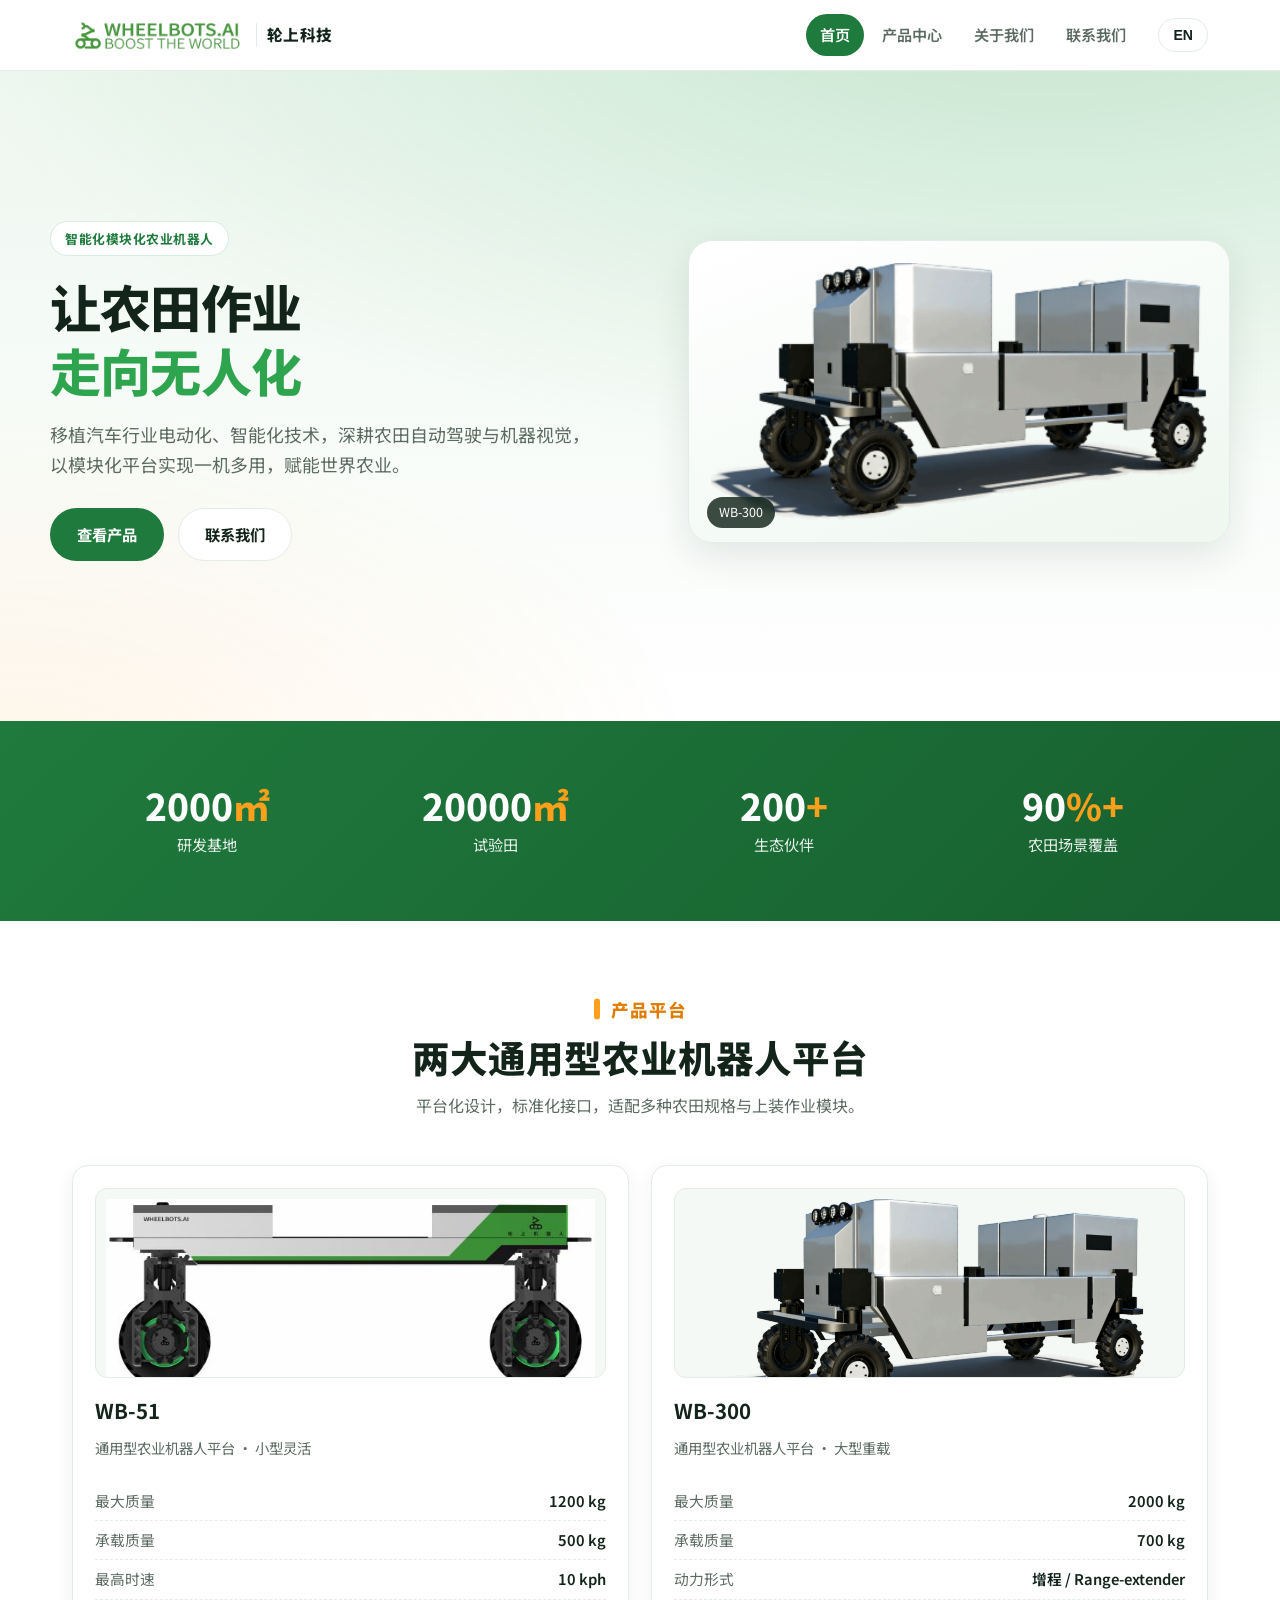
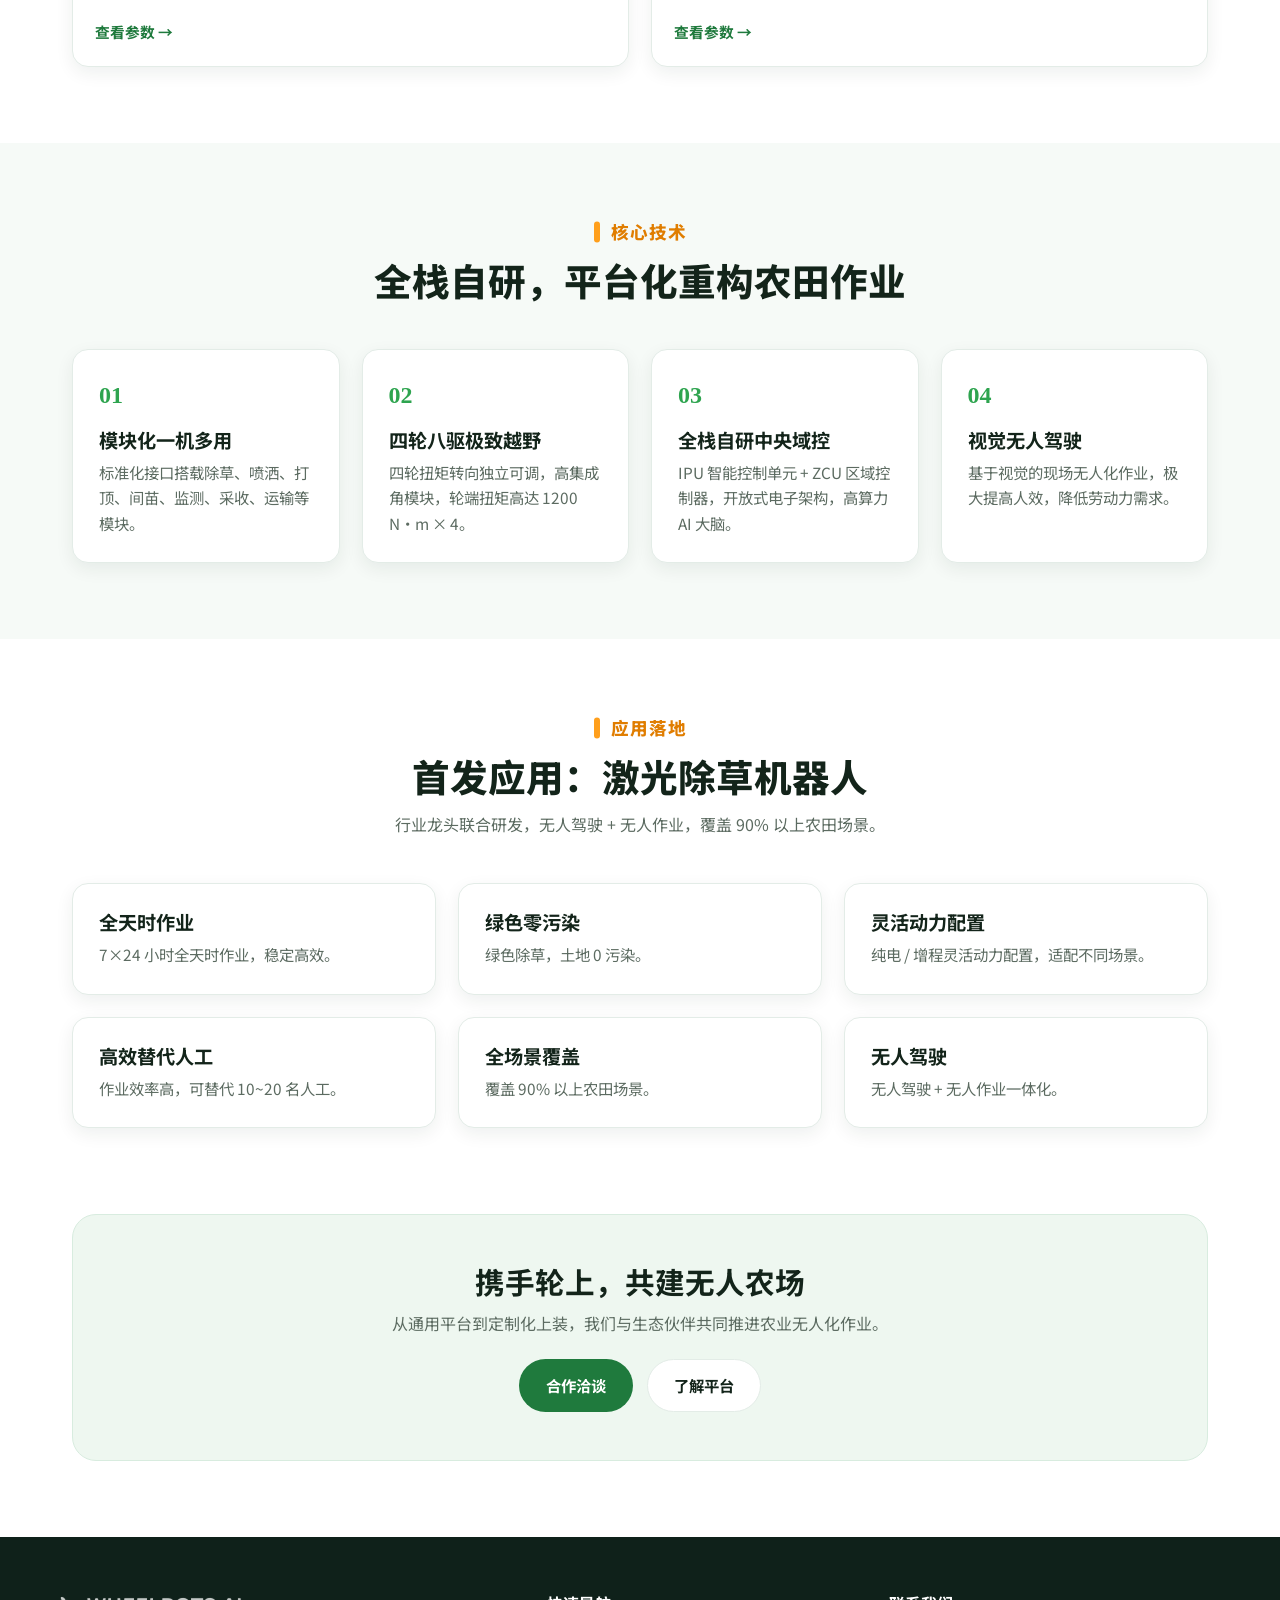
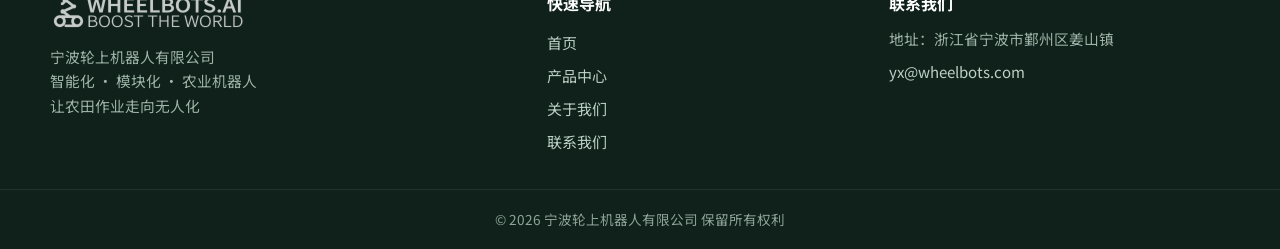
<file: index.html>
<!DOCTYPE html>
<html lang="zh-CN">
<head>
<meta charset="UTF-8">
<meta name="viewport" content="width=device-width, initial-scale=1">
<title>轮上科技 WHEELBOTS.AI — 智能化模块化农业机器人</title>
<meta name="description" content="宁波轮上机器人有限公司，智能化模块化农业机器人领军企业。以自动驾驶农业机器人平台，实现农田无人化作业。">
<link rel="icon" type="image/png" sizes="64x64" href="assets/img/favicon-64.png">
<link rel="icon" type="image/png" sizes="180x180" href="assets/img/favicon-180.png">
<link rel="apple-touch-icon" href="assets/img/apple-touch-icon.png">
<link rel="preconnect" href="https://fonts.googleapis.com">
<link rel="preconnect" href="https://fonts.gstatic.com" crossorigin>
<link href="https://fonts.googleapis.com/css2?family=Noto+Sans+SC:wght@400;500;700;800&display=swap" rel="stylesheet">
<link rel="stylesheet" href="assets/css/style.css?v=20261117a">
</head>
<body class="lang-zh">
<div id="site-header"></div>
<main>

  <section class="hero">
    <div class="container hero-inner">
      <div class="hero-copy">
        <span class="badge zh">智能化模块化农业机器人</span>
        <span class="badge en">Intelligent Modular Agricultural Robots</span>
        <h1>
          <span class="zh">让农田作业<br><em>走向无人化</em></span>
          <span class="en">Towards <em>unmanned</em><br>field operations</span>
        </h1>
        <p class="lead zh">移植汽车行业电动化、智能化技术，深耕农田自动驾驶与机器视觉，以模块化平台实现一机多用，赋能世界农业。</p>
        <p class="lead en">We bring automotive electrification, autonomy and machine vision to farming — one modular platform, many operations.</p>
        <div class="hero-cta">
          <a class="btn btn-primary" href="products.html"><span class="zh">查看产品</span><span class="en">Explore Products</span></a>
          <a class="btn btn-ghost" href="contact.html"><span class="zh">联系我们</span><span class="en">Contact Us</span></a>
        </div>
      </div>
      <div class="hero-visual">
        <img src="assets/img/wb300.png" alt="WB-300 Universal Agricultural Robot Platform">
        <span class="cap">WB-300</span>
      </div>
    </div>
  </section>

  <section class="stats">
    <div class="container">
      <div class="grid grid-4">
        <div class="stat"><div class="num">2000<span>㎡</span></div><div class="lbl zh">研发基地</div><div class="lbl en">R&amp;D Base</div></div>
        <div class="stat"><div class="num">20000<span>㎡</span></div><div class="lbl zh">试验田</div><div class="lbl en">Test Field</div></div>
        <div class="stat"><div class="num">200<span>+</span></div><div class="lbl zh">生态伙伴</div><div class="lbl en">Ecosystem Partners</div></div>
        <div class="stat"><div class="num">90<span>%+</span></div><div class="lbl zh">农田场景覆盖</div><div class="lbl en">Field Coverage</div></div>
      </div>
    </div>
  </section>

  <section>
    <div class="container">
      <div class="section-head">
        <div class="eyebrow zh">产品平台</div><div class="eyebrow en">Platforms</div>
        <h2><span class="zh">两大通用型农业机器人平台</span><span class="en">Two Universal Agricultural Robot Platforms</span></h2>
        <p class="zh">平台化设计，标准化接口，适配多种农田规格与上装作业模块。</p>
        <p class="en">Standardized interfaces adapt the platform to diverse fields and implements.</p>
      </div>
      <div class="grid grid-2">
        <a class="card product" href="products.html">
          <div class="thumb"><img src="assets/img/wb51.jpg" alt="WB-51"></div>
          <h3>WB-51</h3>
          <div class="sub zh">通用型农业机器人平台 · 小型灵活</div>
          <div class="sub en">Universal Platform · Compact &amp; Agile</div>
          <ul class="spec">
            <li><span class="zh">最大质量</span><span class="en">Max Mass</span><b>1200 kg</b></li>
            <li><span class="zh">承载质量</span><span class="en">Payload</span><b>500 kg</b></li>
            <li><span class="zh">最高时速</span><span class="en">Max Speed</span><b>10 kph</b></li>
          </ul>
          <div class="more"><span class="zh">查看参数 →</span><span class="en">View specs →</span></div>
        </a>
        <a class="card product" href="products.html">
          <div class="thumb"><img src="assets/img/wb300.png" alt="WB-300"></div>
          <h3>WB-300</h3>
          <div class="sub zh">通用型农业机器人平台 · 大型重载</div>
          <div class="sub en">Universal Platform · Heavy Duty</div>
          <ul class="spec">
            <li><span class="zh">最大质量</span><span class="en">Max Mass</span><b>2000 kg</b></li>
            <li><span class="zh">承载质量</span><span class="en">Payload</span><b>700 kg</b></li>
            <li><span class="zh">动力形式</span><span class="en">Power</span><b>增程 / Range-extender</b></li>
          </ul>
          <div class="more"><span class="zh">查看参数 →</span><span class="en">View specs →</span></div>
        </a>
      </div>
    </div>
  </section>

  <section style="background:var(--bg-soft)">
    <div class="container">
      <div class="section-head">
        <div class="eyebrow zh">核心技术</div><div class="eyebrow en">Core Technology</div>
        <h2><span class="zh">全栈自研，平台化重构农田作业</span><span class="en">Full-stack, in-house technology for platform-based farming.</span></h2>
      </div>
      <div class="grid grid-4">
        <div class="card">
          <div class="num">01</div>
          <h3><span class="zh">模块化一机多用</span><span class="en">One Machine, Many Uses</span></h3>
          <p class="zh">标准化接口搭载除草、喷洒、打顶、间苗、监测、采收、运输等模块。</p>
          <p class="en">Standardized interfaces support weeding, spraying, topping, thinning, monitoring, harvesting and transport modules.</p>
        </div>
        <div class="card">
          <div class="num">02</div>
          <h3><span class="zh">四轮八驱极致越野</span><span class="en">4-Wheel 8-Drive Off-road</span></h3>
          <p class="zh">四轮扭矩转向独立可调，高集成角模块，轮端扭矩高达 1200 N·m × 4。</p>
          <p class="en">Independent torque steering per wheel, integrated corner modules, and up to 1200 N·m × 4 at the wheel.</p>
        </div>
        <div class="card">
          <div class="num">03</div>
          <h3><span class="zh">全栈自研中央域控</span><span class="en">In-house Central Domain Control</span></h3>
          <p class="zh">IPU 智能控制单元 + ZCU 区域控制器，开放式电子架构，高算力 AI 大脑。</p>
          <p class="en">An IPU control unit and ZCU zone controllers on an open, high-compute architecture.</p>
        </div>
        <div class="card">
          <div class="num">04</div>
          <h3><span class="zh">视觉无人驾驶</span><span class="en">Vision-based Autonomy</span></h3>
          <p class="zh">基于视觉的现场无人化作业，极大提高人效，降低劳动力需求。</p>
          <p class="en">Vision-based autonomy boosts efficiency and cuts labor demand.</p>
        </div>
      </div>
    </div>
  </section>

  <section>
    <div class="container">
      <div class="section-head">
        <div class="eyebrow zh">应用落地</div><div class="eyebrow en">Application</div>
        <h2><span class="zh">首发应用：激光除草机器人</span><span class="en">First Application: Laser Weeding Robot</span></h2>
        <p class="zh">行业龙头联合研发，无人驾驶 + 无人作业，覆盖 90% 以上农田场景。</p>
        <p class="en">Co-developed with industry leaders for unmanned driving and operation, covering over 90% of field scenarios.</p>
      </div>
      <div class="grid grid-3">
        <div class="card"><h3><span class="zh">全天时作业</span><span class="en">24/7 Operation</span></h3><p class="zh">7×24 小时全天时作业，稳定高效。</p><p class="en">24/7, all-weather operation.</p></div>
        <div class="card"><h3><span class="zh">绿色零污染</span><span class="en">Green, Zero Pollution</span></h3><p class="zh">绿色除草，土地 0 污染。</p><p class="en">Green weeding with zero soil pollution.</p></div>
        <div class="card"><h3><span class="zh">灵活动力配置</span><span class="en">Flexible Power</span></h3><p class="zh">纯电 / 增程灵活动力配置，适配不同场景。</p><p class="en">Pure-electric or range-extender power.</p></div>
        <div class="card"><h3><span class="zh">高效替代人工</span><span class="en">Replaces Manual Labor</span></h3><p class="zh">作业效率高，可替代 10~20 名人工。</p><p class="en">High efficiency, replacing 10–20 workers.</p></div>
        <div class="card"><h3><span class="zh">全场景覆盖</span><span class="en">Broad Coverage</span></h3><p class="zh">覆盖 90% 以上农田场景。</p><p class="en">Covers more than 90% of field scenarios.</p></div>
        <div class="card"><h3><span class="zh">无人驾驶</span><span class="en">Unmanned Driving</span></h3><p class="zh">无人驾驶 + 无人作业一体化。</p><p class="en">Integrated unmanned driving and operation.</p></div>
      </div>
    </div>
  </section>

  <div class="container">
    <div class="cta-band">
      <h2><span class="zh">携手轮上，共建无人农场</span><span class="en">Partner with WHEELBOTS</span></h2>
      <p class="zh">从通用平台到定制化上装，我们与生态伙伴共同推进农业无人化作业。</p>
      <p class="en">From platforms to customized implements, we advance unmanned farming with our partners.</p>
      <div class="hero-cta">
        <a class="btn btn-primary" href="contact.html"><span class="zh">合作洽谈</span><span class="en">Get in Touch</span></a>
        <a class="btn btn-ghost" href="products.html"><span class="zh">了解平台</span><span class="en">Our Platforms</span></a>
      </div>
    </div>
  </div>

</main>
<div id="site-footer"></div>
<script src="assets/js/app.js?v=20261117a"></script>
</body>
</html>
</file>
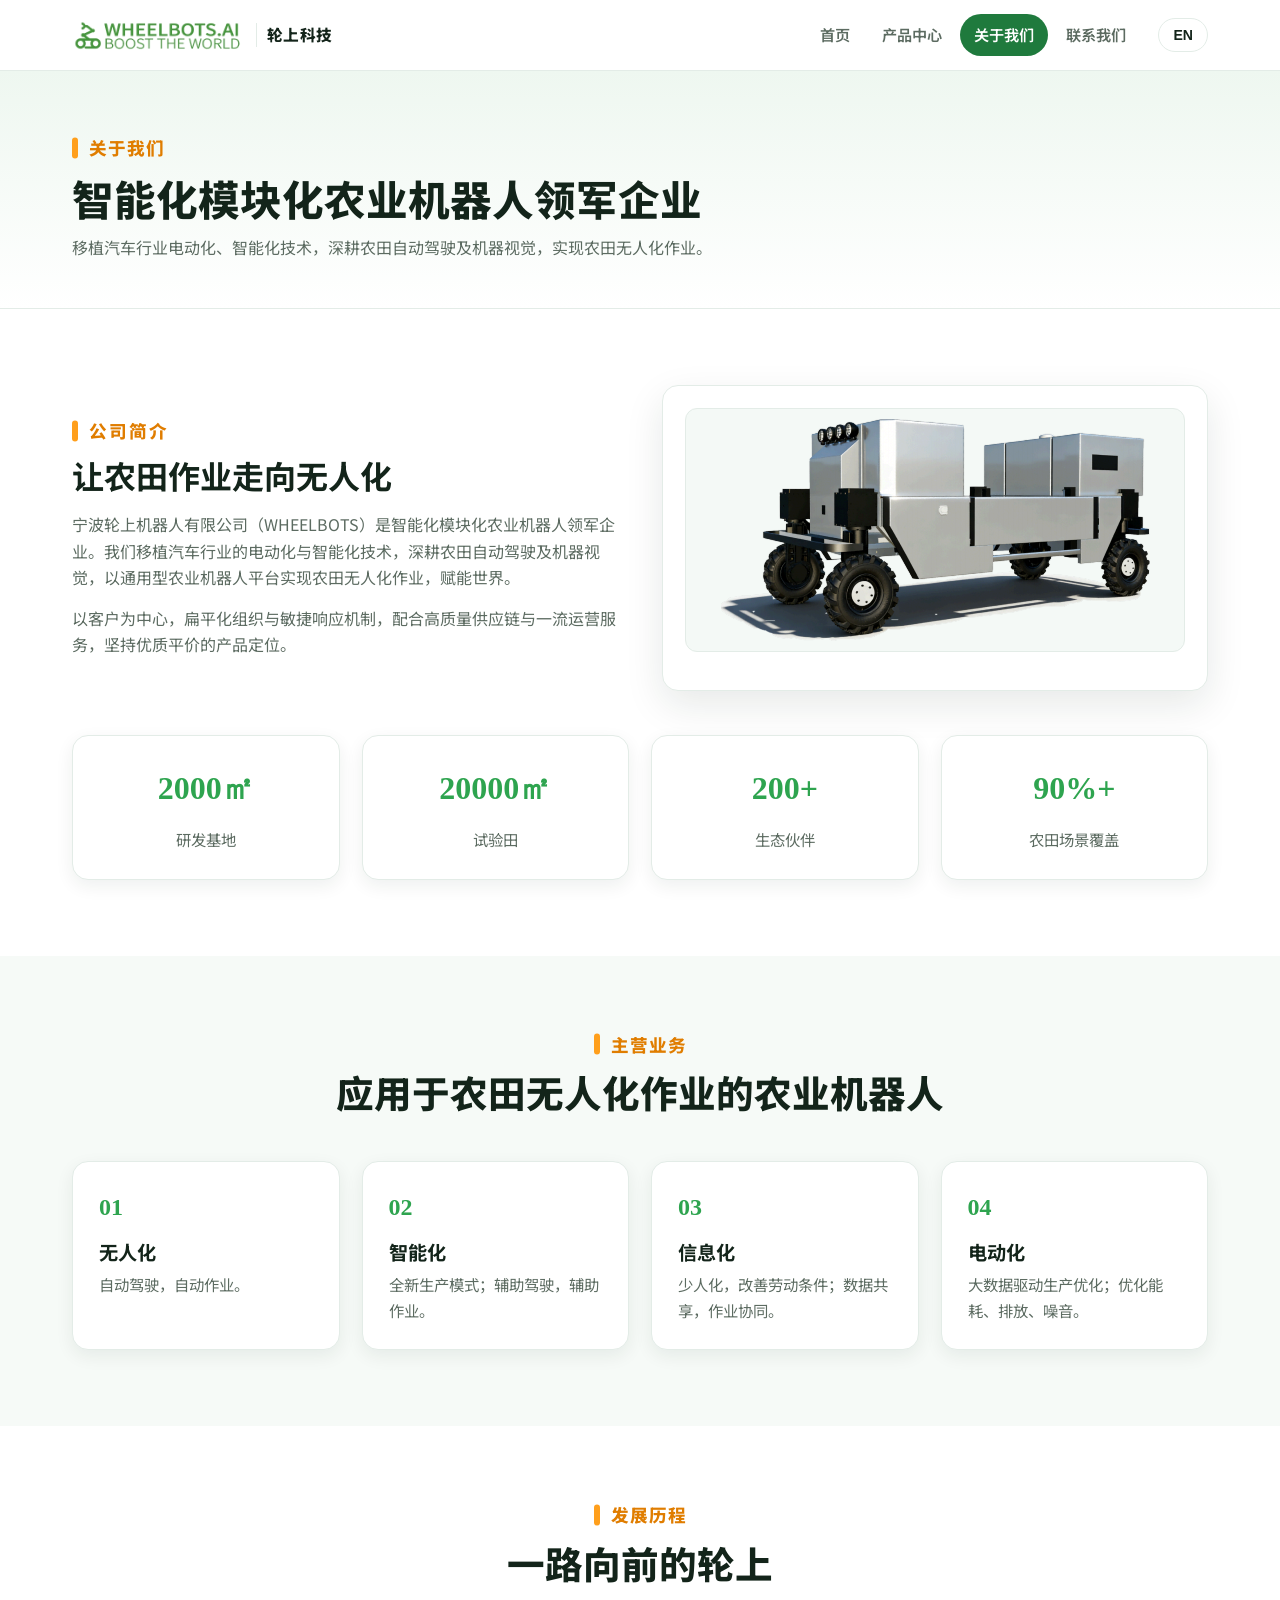
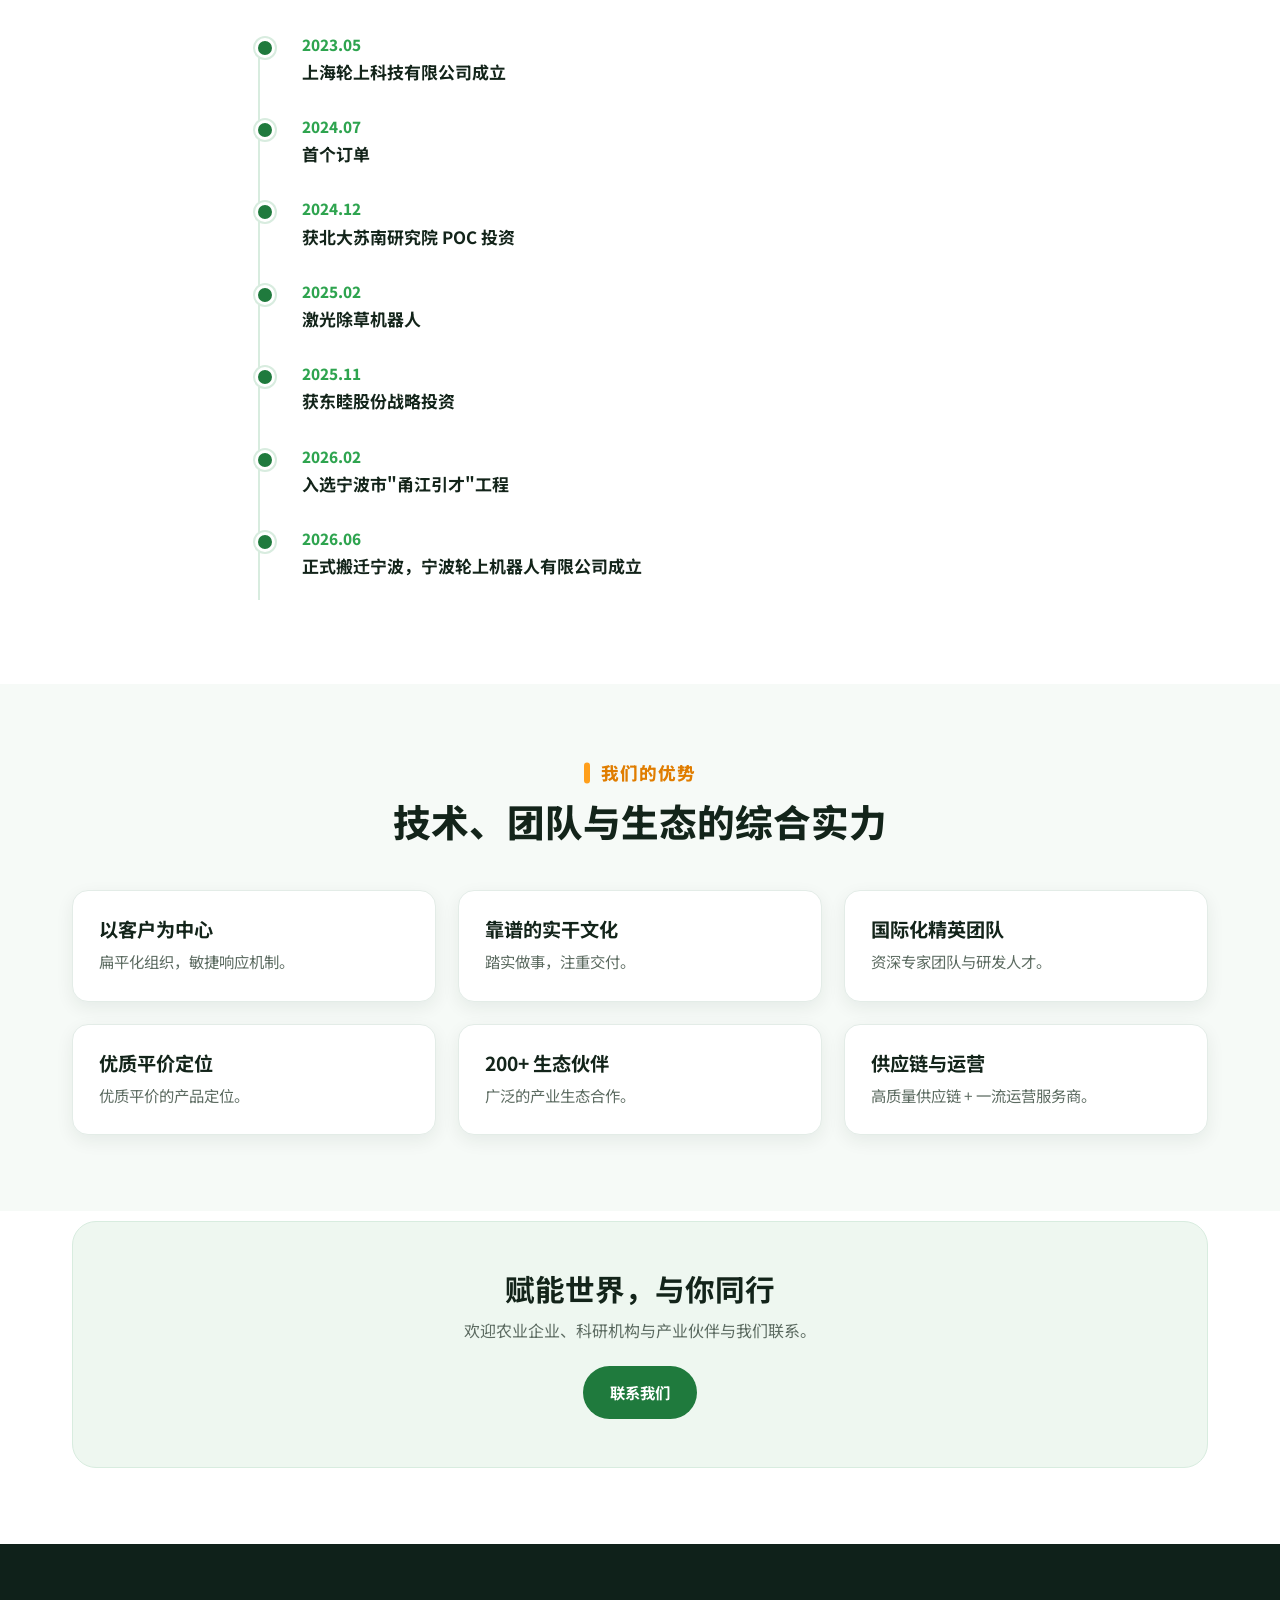
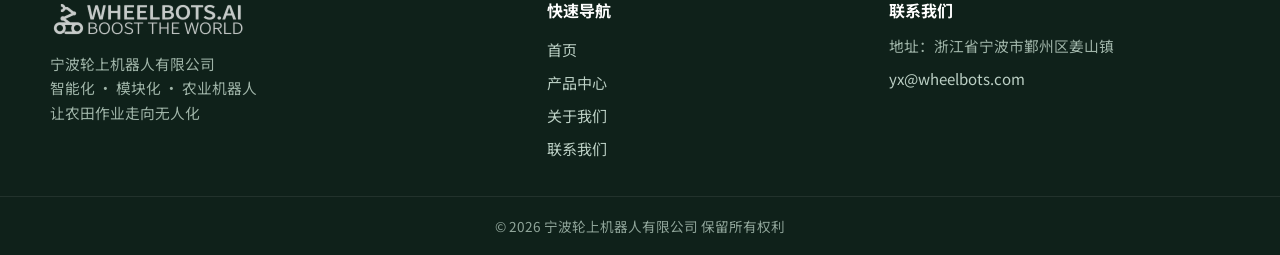
<file: about.html>
<!DOCTYPE html>
<html lang="zh-CN">
<head>
<meta charset="UTF-8">
<meta name="viewport" content="width=device-width, initial-scale=1">
<title>关于我们 — 轮上科技 WHEELBOTS.AI</title>
<meta name="description" content="宁波轮上机器人有限公司，智能化模块化农业机器人领军企业。移植汽车行业电动化智能化技术，深耕农田自动驾驶与机器视觉。">
<link rel="icon" type="image/png" sizes="64x64" href="assets/img/favicon-64.png">
<link rel="icon" type="image/png" sizes="180x180" href="assets/img/favicon-180.png">
<link rel="apple-touch-icon" href="assets/img/apple-touch-icon.png">
<link rel="preconnect" href="https://fonts.googleapis.com">
<link rel="preconnect" href="https://fonts.gstatic.com" crossorigin>
<link href="https://fonts.googleapis.com/css2?family=Noto+Sans+SC:wght@400;500;700;800&display=swap" rel="stylesheet">
<link rel="stylesheet" href="assets/css/style.css?v=20261117a">
</head>
<body class="lang-zh">
<div id="site-header"></div>
<main>

  <section class="page-hero">
    <div class="container">
      <div class="eyebrow zh">关于我们</div><div class="eyebrow en">About Us</div>
      <h1><span class="zh">智能化模块化农业机器人领军企业</span><span class="en">A Leader in Intelligent, Modular Agricultural Robots</span></h1>
      <p class="zh">移植汽车行业电动化、智能化技术，深耕农田自动驾驶及机器视觉，实现农田无人化作业。</p>
      <p class="en">We apply automotive electrification and intelligence to field autonomy and machine vision, enabling unmanned farming.</p>
    </div>
  </section>

  <section>
    <div class="container">
      <div class="grid grid-2" style="align-items:center;gap:44px">
        <div>
          <div class="eyebrow zh" style="color:var(--orange-600);font-weight:800;letter-spacing:2px">公司简介</div>
          <div class="eyebrow en" style="color:var(--orange-600);font-weight:800;letter-spacing:2px">Company Profile</div>
          <h2 style="font-size:2rem;margin:10px 0 16px"><span class="zh">让农田作业走向无人化</span><span class="en">Towards Unmanned Field Operations</span></h2>
          <p class="zh" style="color:var(--muted);margin-bottom:14px">宁波轮上机器人有限公司（WHEELBOTS）是智能化模块化农业机器人领军企业。我们移植汽车行业的电动化与智能化技术，深耕农田自动驾驶及机器视觉，以通用型农业机器人平台实现农田无人化作业，赋能世界。</p>
          <p class="en" style="color:var(--muted);margin-bottom:14px">Wheelbots Co. Ltd. (WHEELBOTS) is a leader in intelligent, modular agricultural robots. We apply automotive electrification and intelligence to field autonomy and machine vision, enabling unmanned operations on universal robot platforms.</p>
          <p class="zh" style="color:var(--muted)">以客户为中心，扁平化组织与敏捷响应机制，配合高质量供应链与一流运营服务，坚持优质平价的产品定位。</p>
          <p class="en" style="color:var(--muted)">A customer-centric approach, flat organization and agile response, backed by a quality supply chain and top-tier operations — quality at an affordable price.</p>
        </div>
        <div class="card product" style="box-shadow:var(--shadow)">
          <div class="thumb" style="height:auto"><img src="assets/img/wb300.png" alt="WHEELBOTS platform"></div>
        </div>
      </div>

      <div class="grid grid-4" style="margin-top:44px">
        <div class="card" style="text-align:center"><div class="num" style="font-size:2rem">2000㎡</div><p class="zh">研发基地</p><p class="en">R&amp;D Base</p></div>
        <div class="card" style="text-align:center"><div class="num" style="font-size:2rem">20000㎡</div><p class="zh">试验田</p><p class="en">Test Field</p></div>
        <div class="card" style="text-align:center"><div class="num" style="font-size:2rem">200+</div><p class="zh">生态伙伴</p><p class="en">Ecosystem Partners</p></div>
        <div class="card" style="text-align:center"><div class="num" style="font-size:2rem">90%+</div><p class="zh">农田场景覆盖</p><p class="en">Field Coverage</p></div>
      </div>
    </div>
  </section>

  <section style="background:var(--bg-soft)">
    <div class="container">
      <div class="section-head">
        <div class="eyebrow zh">主营业务</div><div class="eyebrow en">What We Do</div>
        <h2><span class="zh">应用于农田无人化作业的农业机器人</span><span class="en">Agricultural Robots for Unmanned Field Operations</span></h2>
      </div>
      <div class="grid grid-4">
        <div class="card"><div class="num">01</div><h3><span class="zh">无人化</span><span class="en">Unmanned</span></h3><p class="zh">自动驾驶，自动作业。</p><p class="en">Autonomous driving and operation.</p></div>
        <div class="card"><div class="num">02</div><h3><span class="zh">智能化</span><span class="en">Intelligent</span></h3><p class="zh">全新生产模式；辅助驾驶，辅助作业。</p><p class="en">A new production model; assisted driving and operation.</p></div>
        <div class="card"><div class="num">03</div><h3><span class="zh">信息化</span><span class="en">Digitalized</span></h3><p class="zh">少人化，改善劳动条件；数据共享，作业协同。</p><p class="en">Fewer workers, better conditions; data sharing and collaboration.</p></div>
        <div class="card"><div class="num">04</div><h3><span class="zh">电动化</span><span class="en">Electric</span></h3><p class="zh">大数据驱动生产优化；优化能耗、排放、噪音。</p><p class="en">Big-data-driven optimization; lower energy, emissions and noise.</p></div>
      </div>
    </div>
  </section>

  <section>
    <div class="container">
      <div class="section-head">
        <div class="eyebrow zh">发展历程</div><div class="eyebrow en">Milestones</div>
        <h2><span class="zh">一路向前的轮上</span><span class="en">The WHEELBOTS Journey</span></h2>
      </div>
      <div class="timeline">
        <div class="tl-item"><div class="yr">2023.05</div><h4><span class="zh">上海轮上科技有限公司成立</span><span class="en">Wheelbots founded in Shanghai</span></h4></div>
        <div class="tl-item"><div class="yr">2024.07</div><h4><span class="zh">首个订单</span><span class="en">First order</span></h4></div>
        <div class="tl-item"><div class="yr">2024.12</div><h4><span class="zh">获北大苏南研究院 POC 投资</span><span class="en">POC investment from PKU Sunan Institute</span></h4></div>
        <div class="tl-item"><div class="yr">2025.02</div><h4><span class="zh">激光除草机器人</span><span class="en">Laser weeding robot</span></h4></div>
        <div class="tl-item"><div class="yr">2025.11</div><h4><span class="zh">获东睦股份战略投资</span><span class="en">Strategic investment from Dongmu Co., Ltd.</span></h4></div>
        <div class="tl-item"><div class="yr">2026.02</div><h4><span class="zh">入选宁波市"甬江引才"工程</span><span class="en">Selected for Ningbo "Yongjiang Talent" Program</span></h4></div>
        <div class="tl-item"><div class="yr">2026.06</div><h4><span class="zh">正式搬迁宁波，宁波轮上机器人有限公司成立</span><span class="en">Relocated to Ningbo; Wheelbots Co. Ltd. established</span></h4></div>
      </div>
    </div>
  </section>

  <section style="background:var(--bg-soft)">
    <div class="container">
      <div class="section-head">
        <div class="eyebrow zh">我们的优势</div><div class="eyebrow en">Why WHEELBOTS</div>
        <h2><span class="zh">技术、团队与生态的综合实力</span><span class="en">Technology, Team and Ecosystem</span></h2>
      </div>
      <div class="grid grid-3">
        <div class="card"><h3><span class="zh">以客户为中心</span><span class="en">Customer-centric</span></h3><p class="zh">扁平化组织，敏捷响应机制。</p><p class="en">Flat organization with agile response.</p></div>
        <div class="card"><h3><span class="zh">靠谱的实干文化</span><span class="en">Pragmatic Culture</span></h3><p class="zh">踏实做事，注重交付。</p><p class="en">A culture of getting things done.</p></div>
        <div class="card"><h3><span class="zh">国际化精英团队</span><span class="en">Global Talent</span></h3><p class="zh">资深专家团队与研发人才。</p><p class="en">Senior experts and R&amp;D talent.</p></div>
        <div class="card"><h3><span class="zh">优质平价定位</span><span class="en">Affordable Quality</span></h3><p class="zh">优质平价的产品定位。</p><p class="en">High quality at an affordable price.</p></div>
        <div class="card"><h3><span class="zh">200+ 生态伙伴</span><span class="en">200+ Partners</span></h3><p class="zh">广泛的产业生态合作。</p><p class="en">A broad industrial ecosystem.</p></div>
        <div class="card"><h3><span class="zh">供应链与运营</span><span class="en">Supply Chain &amp; Ops</span></h3><p class="zh">高质量供应链 + 一流运营服务商。</p><p class="en">High-quality supply chain and top-tier operations.</p></div>
      </div>
    </div>
  </section>

  <div class="container">
    <div class="cta-band">
      <h2><span class="zh">赋能世界，与你同行</span><span class="en">Boost the World, Together</span></h2>
      <p class="zh">欢迎农业企业、科研机构与产业伙伴与我们联系。</p>
      <p class="en">Agricultural enterprises, research institutes and industry partners are welcome to reach out.</p>
      <div class="hero-cta"><a class="btn btn-primary" href="contact.html"><span class="zh">联系我们</span><span class="en">Contact Us</span></a></div>
    </div>
  </div>

</main>
<div id="site-footer"></div>
<script src="assets/js/app.js?v=20261117a"></script>
</body>
</html>
</file>
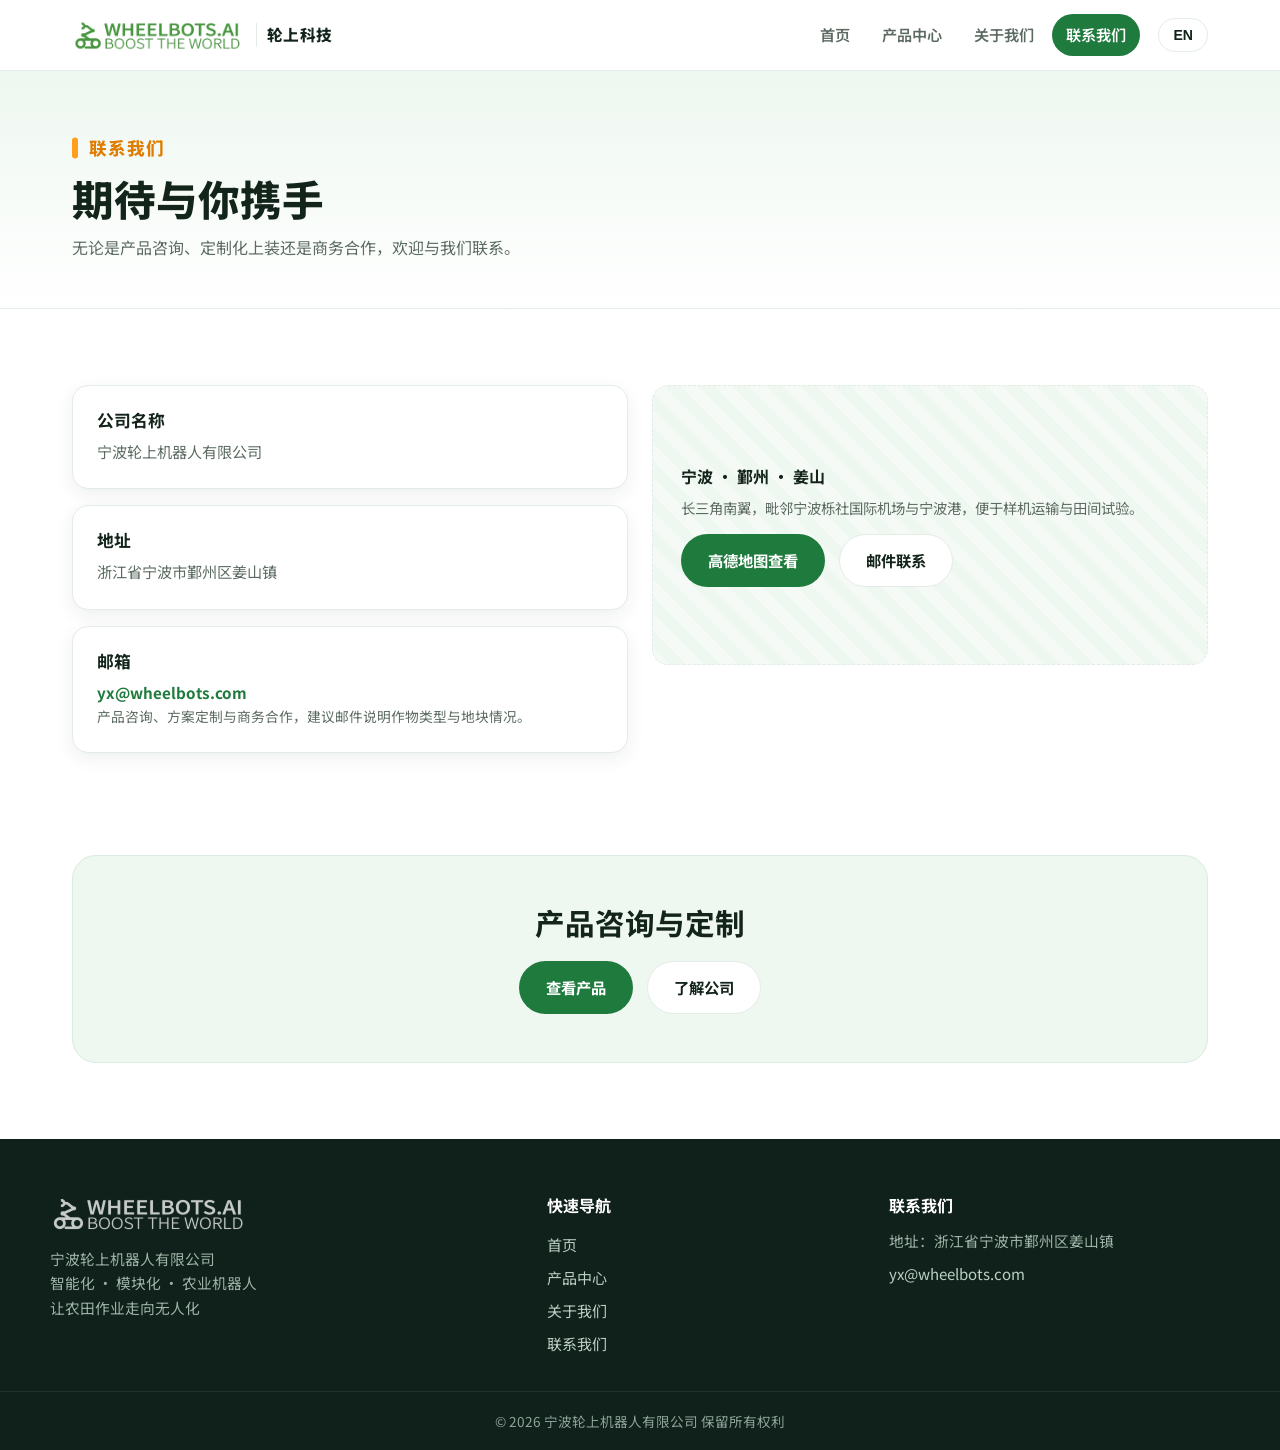
<file: contact.html>
<!DOCTYPE html>
<html lang="zh-CN">
<head>
<meta charset="UTF-8">
<meta name="viewport" content="width=device-width, initial-scale=1">
<title>联系我们 — 轮上科技 WHEELBOTS.AI</title>
<meta name="description" content="联系宁波轮上机器人有限公司，咨询通用型农业机器人平台、定制化上装与商务合作。">
<link rel="icon" type="image/png" sizes="64x64" href="assets/img/favicon-64.png">
<link rel="icon" type="image/png" sizes="180x180" href="assets/img/favicon-180.png">
<link rel="apple-touch-icon" href="assets/img/apple-touch-icon.png">
<link rel="preconnect" href="https://fonts.googleapis.com">
<link rel="preconnect" href="https://fonts.gstatic.com" crossorigin>
<link href="https://fonts.googleapis.com/css2?family=Noto+Sans+SC:wght@400;500;700;800&display=swap" rel="stylesheet">
<link rel="stylesheet" href="assets/css/style.css?v=20261117a">
<script type="application/ld+json">
{
  "@context": "https://schema.org",
  "@type": "Organization",
  "name": "宁波轮上机器人有限公司",
  "alternateName": "Wheelbots Co. Ltd.",
  "brand": "WHEELBOTS.AI",
  "slogan": "Boost the World",
  "email": "yx@wheelbots.com",
  "url": "https://www.wheelbots.com/",
  "logo": "assets/img/logo-green.png",
  "address": {
    "@type": "PostalAddress",
    "addressCountry": "CN",
    "addressRegion": "浙江省",
    "addressLocality": "宁波市",
    "streetAddress": "鄞州区姜山镇"
  }
}
</script>
</head>
<body class="lang-zh">
<div id="site-header"></div>
<main>

  <section class="page-hero">
    <div class="container">
      <div class="eyebrow zh">联系我们</div><div class="eyebrow en">Contact</div>
      <h1><span class="zh">期待与你携手</span><span class="en">Let's Work Together</span></h1>
      <p class="zh">无论是产品咨询、定制化上装还是商务合作，欢迎与我们联系。</p>
      <p class="en">For product inquiries, custom implements or partnerships, we'd love to hear from you.</p>
    </div>
  </section>

  <section>
    <div class="container">
      <div class="contact-grid">
        <div>
          <div class="info-card">
            <h4><span class="zh">公司名称</span><span class="en">Company</span></h4>
            <p class="zh">宁波轮上机器人有限公司</p>
            <p class="en">Wheelbots Co. Ltd.</p>
          </div>
          <div class="info-card">
            <h4><span class="zh">地址</span><span class="en">Address</span></h4>
            <p class="zh">浙江省宁波市鄞州区姜山镇</p>
            <p class="en">Jiangshan Town, Yinzhou District,<br>Ningbo, Zhejiang, China</p>
          </div>
          <div class="info-card">
            <h4><span class="zh">邮箱</span><span class="en">Email</span></h4>
            <p><a href="mailto:yx@wheelbots.com" style="color:var(--green);font-weight:700">yx@wheelbots.com</a></p>
            <p class="zh" style="font-size:.86rem;color:var(--muted)">产品咨询、方案定制与商务合作，建议邮件说明作物类型与地块情况。</p>
            <p class="en" style="font-size:.86rem;color:var(--muted)">For inquiries, please include your crop type and field conditions.</p>
          </div>
        </div>
        <div class="map-box">
          <div>
            <p class="zh" style="font-weight:700;color:var(--ink);margin-bottom:6px">宁波 · 鄞州 · 姜山</p>
            <p class="en" style="font-weight:700;color:var(--ink);margin-bottom:6px">Jiangshan, Yinzhou, Ningbo</p>
            <p class="zh" style="color:var(--muted);font-size:.9rem;margin-bottom:14px">长三角南翼，毗邻宁波栎社国际机场与宁波港，便于样机运输与田间试验。</p>
            <p class="en" style="color:var(--muted);font-size:.9rem;margin-bottom:14px">Located in the southern Yangtze River Delta, close to Ningbo Lishe International Airport and Ningbo Port.</p>
            <div class="hero-cta">
              <a class="btn btn-primary" href="https://ditu.amap.com/search?query=%E5%AE%81%E6%B3%A2%E8%BD%AE%E4%B8%8A%E6%9C%BA%E5%99%A8%E4%BA%BA%E6%9C%89%E9%99%90%E5%85%AC%E5%8F%B8" target="_blank" rel="noopener"><span class="zh">高德地图查看</span><span class="en">View on Amap</span></a>
              <a class="btn btn-ghost" href="mailto:yx@wheelbots.com"><span class="zh">邮件联系</span><span class="en">Send Email</span></a>
            </div>
          </div>
        </div>
      </div>
    </div>
  </section>

  <div class="container">
    <div class="cta-band">
      <h2><span class="zh">产品咨询与定制</span><span class="en">Product Inquiry &amp; Customization</span></h2>
      <div class="hero-cta">
        <a class="btn btn-primary" href="products.html"><span class="zh">查看产品</span><span class="en">Explore Products</span></a>
        <a class="btn btn-ghost" href="about.html"><span class="zh">了解公司</span><span class="en">About Us</span></a>
      </div>
    </div>
  </div>

</main>
<div id="site-footer"></div>
<script src="assets/js/app.js?v=20261117a"></script>
</body>
</html>
</file>
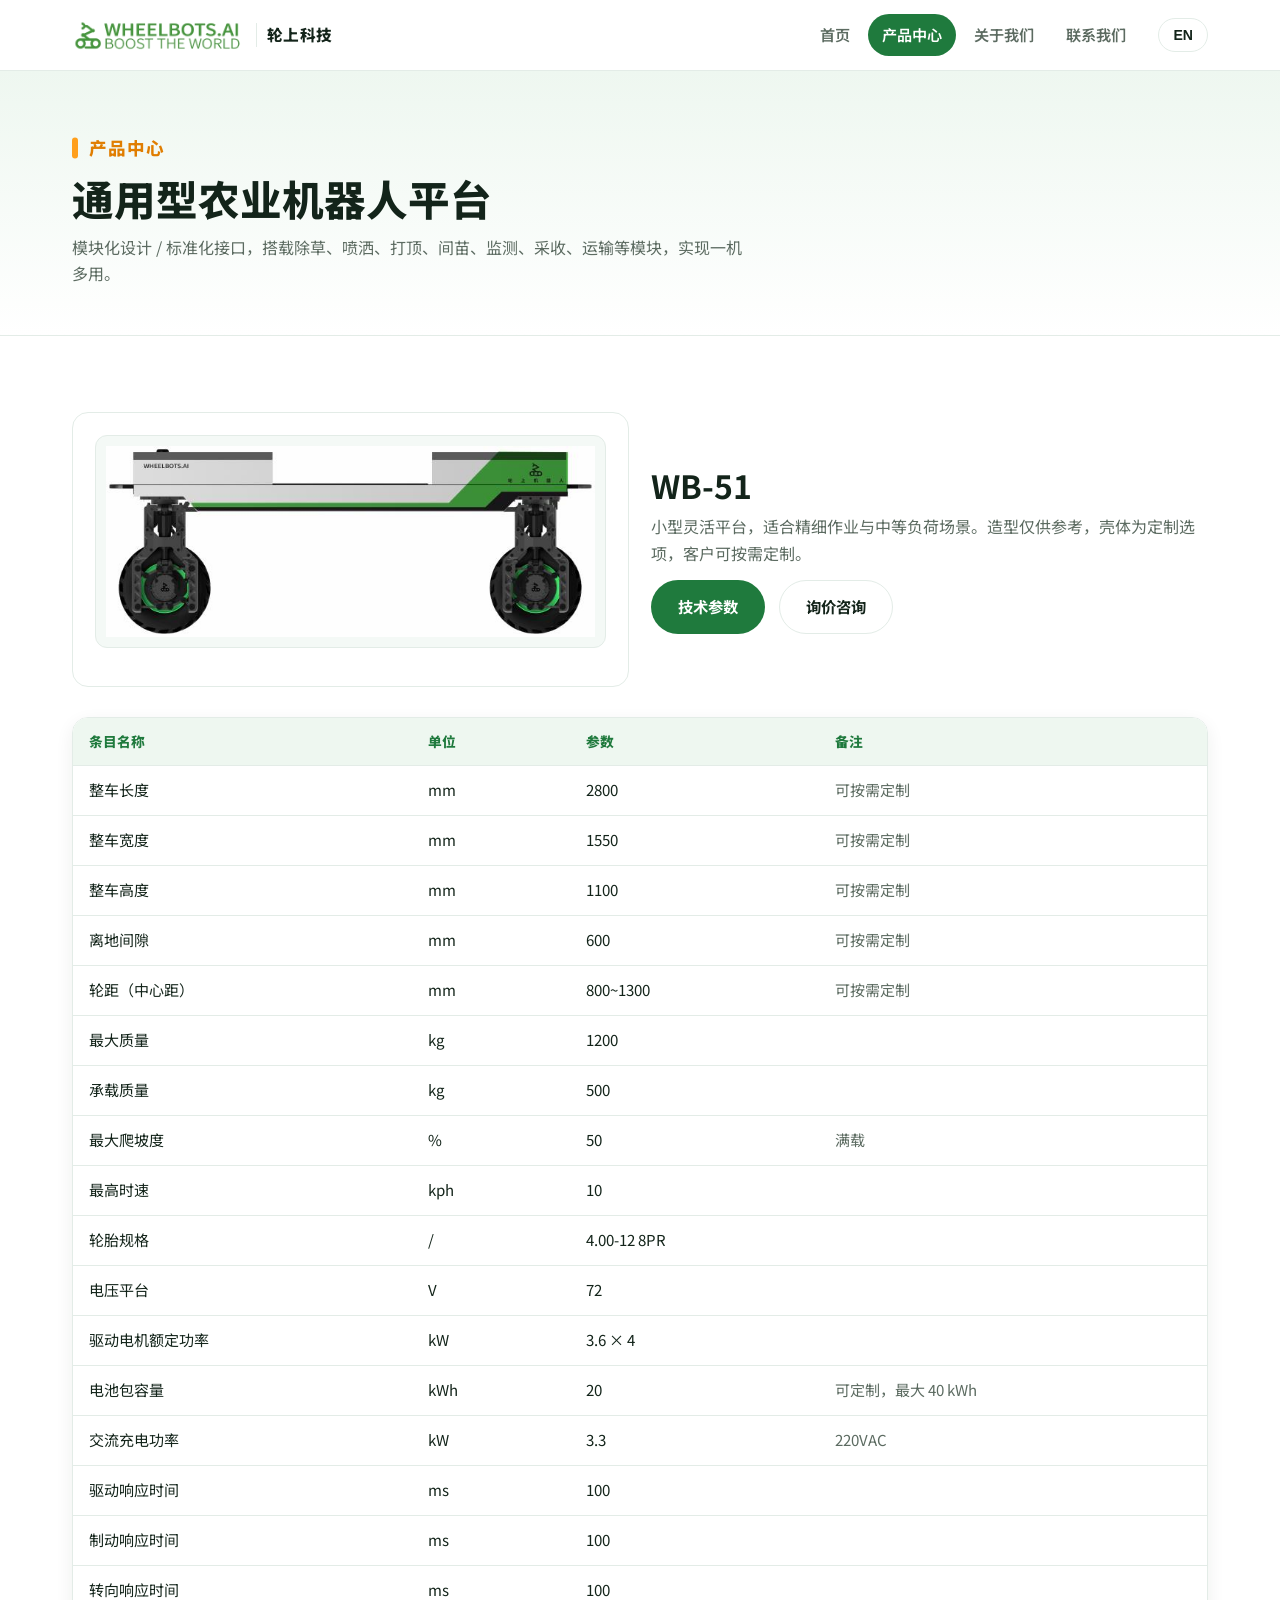
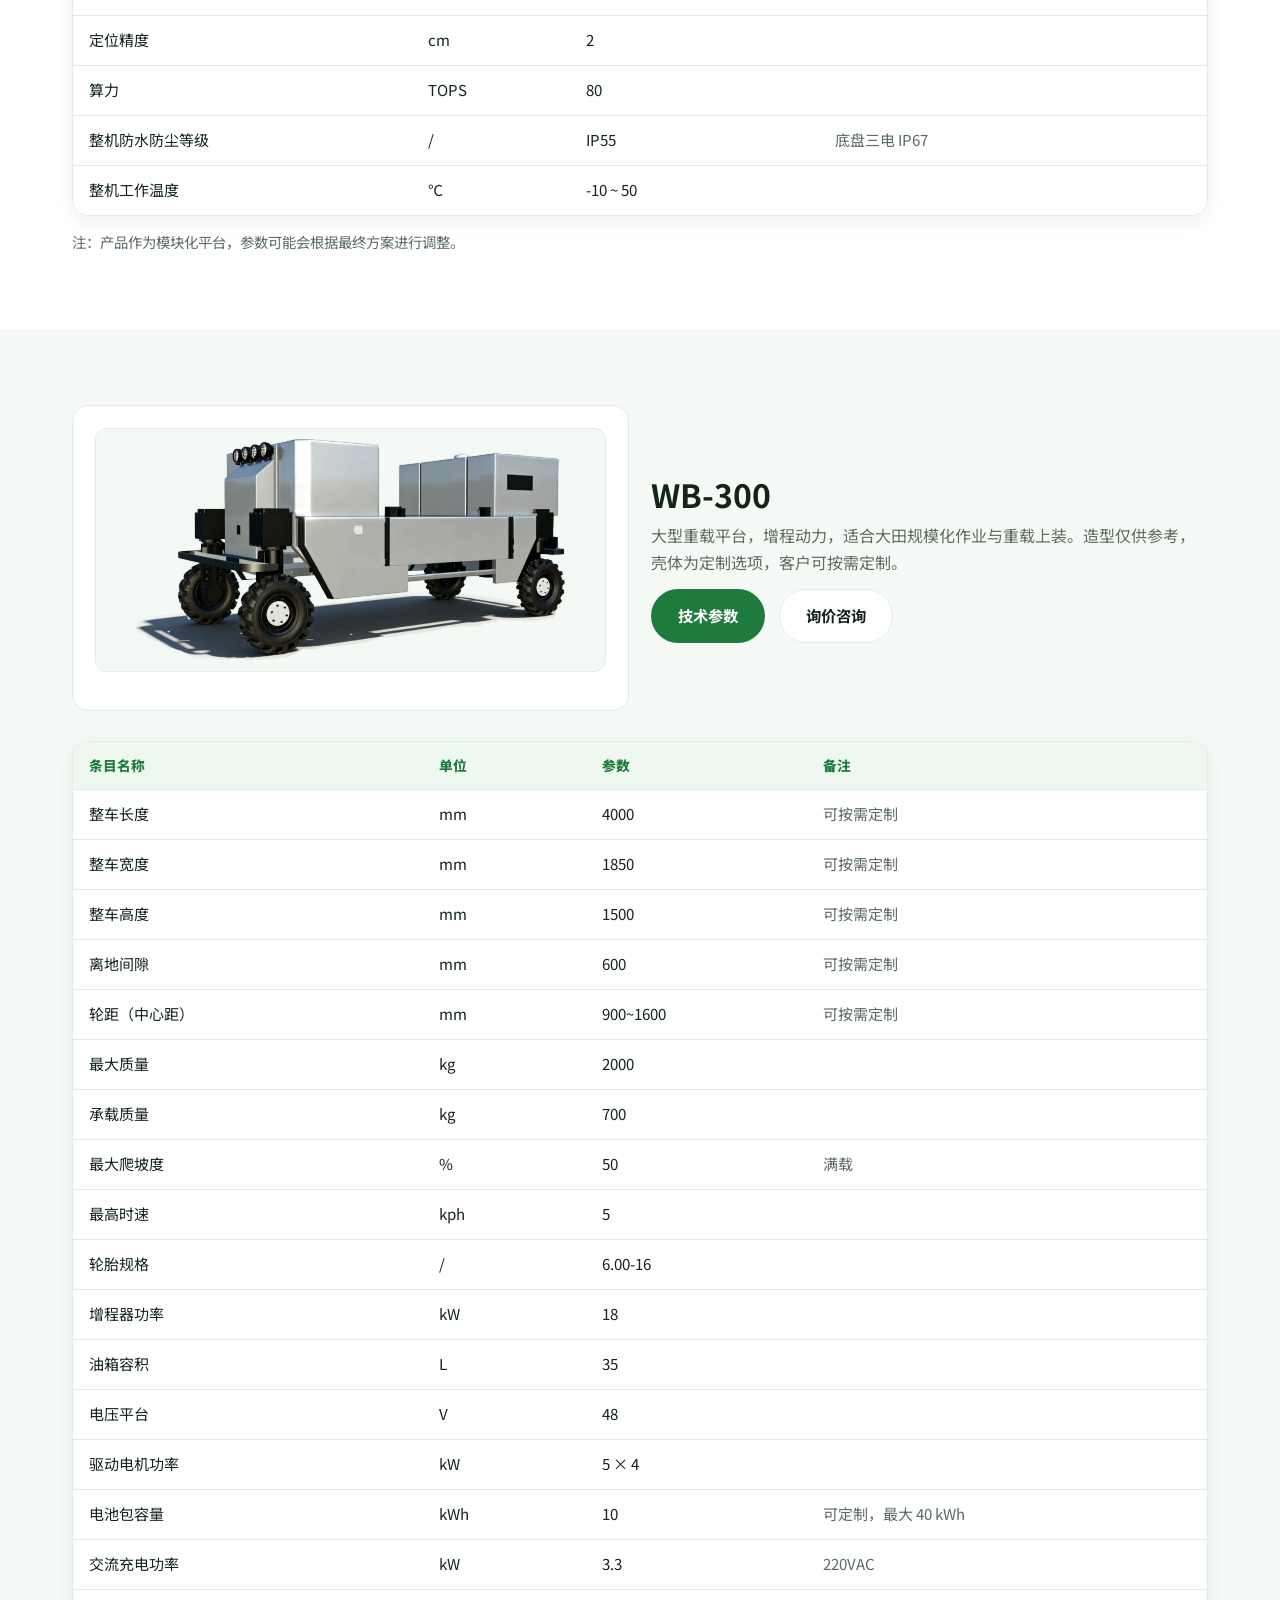
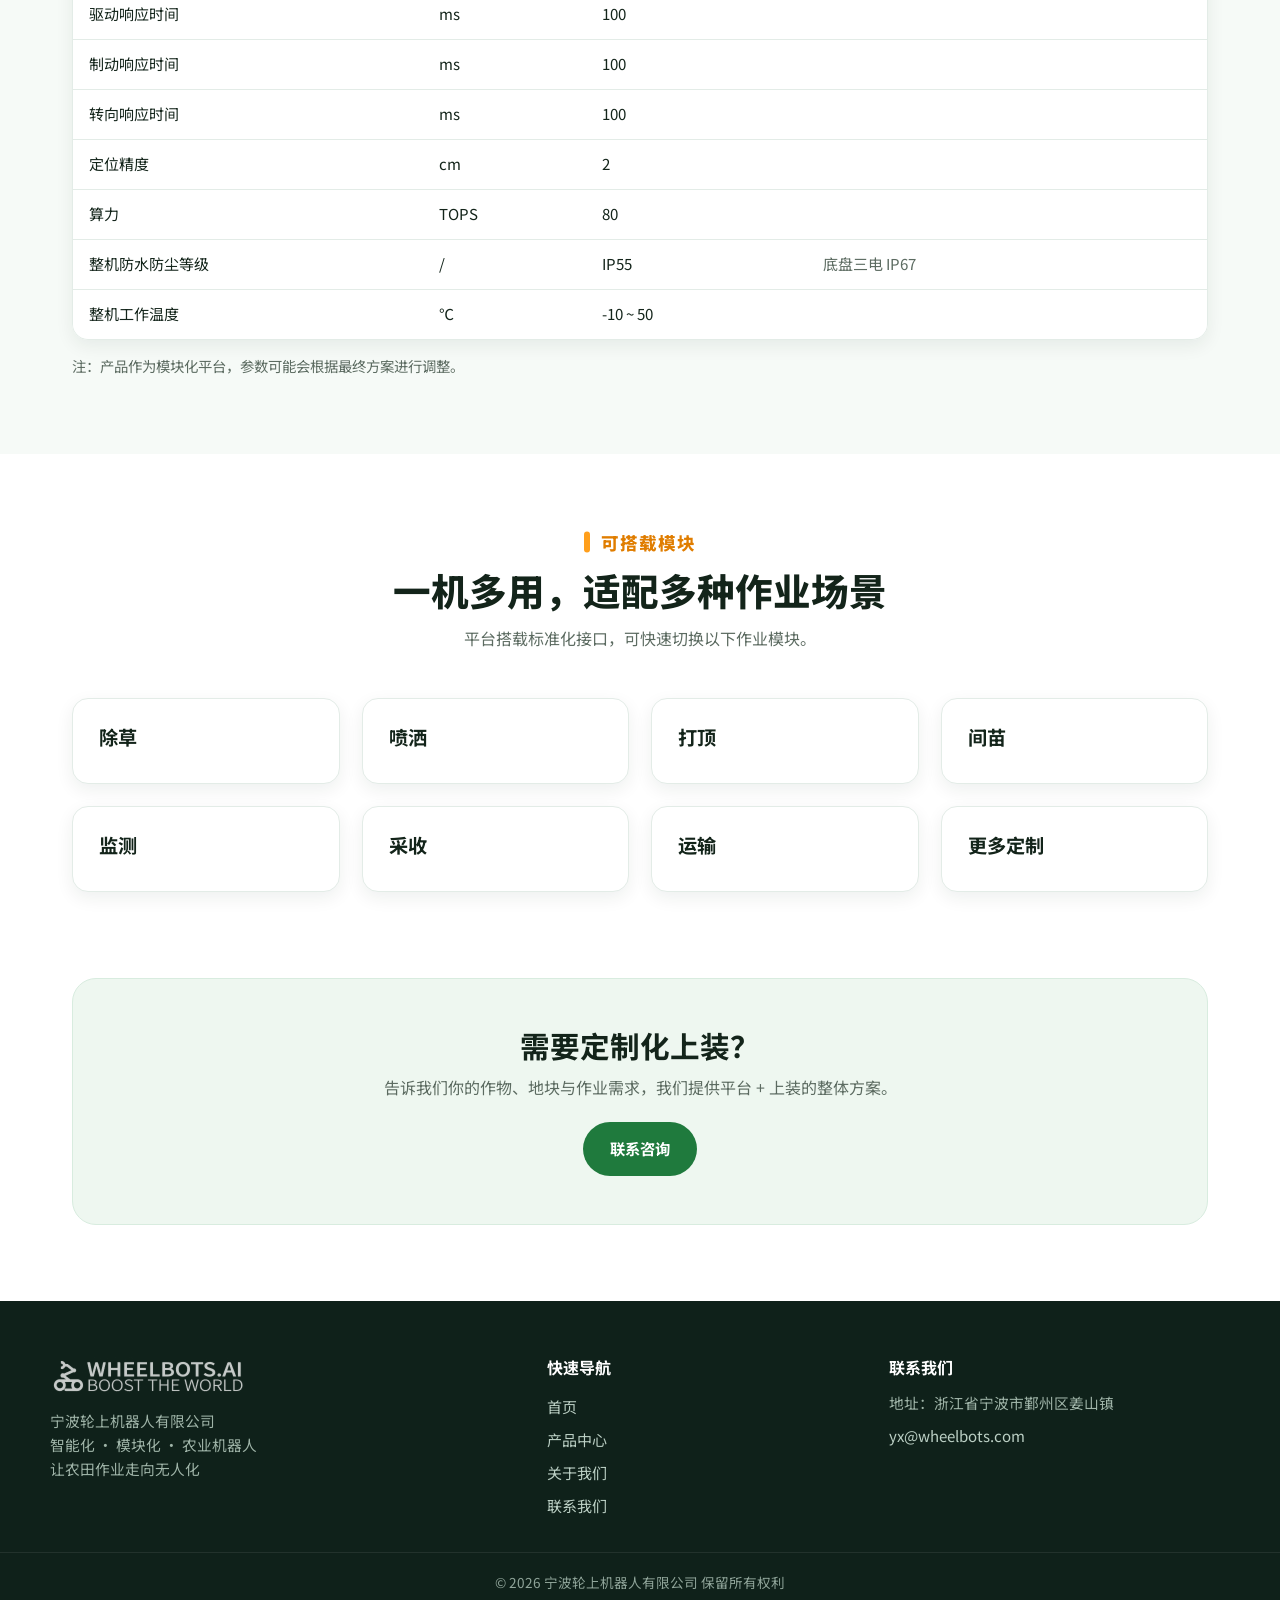
<file: products.html>
<!DOCTYPE html>
<html lang="zh-CN">
<head>
<meta charset="UTF-8">
<meta name="viewport" content="width=device-width, initial-scale=1">
<title>产品中心 — 轮上科技 WHEELBOTS.AI</title>
<meta name="description" content="WB-51 与 WB-300 通用型农业机器人平台，模块化设计，标准化接口，可搭载除草、喷洒、打顶、间苗、监测、采收、运输等模块。">
<link rel="icon" type="image/png" sizes="64x64" href="assets/img/favicon-64.png">
<link rel="icon" type="image/png" sizes="180x180" href="assets/img/favicon-180.png">
<link rel="apple-touch-icon" href="assets/img/apple-touch-icon.png">
<link rel="preconnect" href="https://fonts.googleapis.com">
<link rel="preconnect" href="https://fonts.gstatic.com" crossorigin>
<link href="https://fonts.googleapis.com/css2?family=Noto+Sans+SC:wght@400;500;700;800&display=swap" rel="stylesheet">
<link rel="stylesheet" href="assets/css/style.css?v=20261117a">
</head>
<body class="lang-zh">
<div id="site-header"></div>
<main>

  <section class="page-hero">
    <div class="container">
      <div class="eyebrow zh">产品中心</div><div class="eyebrow en">Products</div>
      <h1><span class="zh">通用型农业机器人平台</span><span class="en">Universal Agricultural Robot Platforms</span></h1>
      <p class="zh">模块化设计 / 标准化接口，搭载除草、喷洒、打顶、间苗、监测、采收、运输等模块，实现一机多用。</p>
      <p class="en">Modular design with standardized interfaces for weeding, spraying, topping, thinning, monitoring, harvesting and transport — one machine, many uses.</p>
    </div>
  </section>

  <section>
    <div class="container">
      <div class="grid grid-2" style="align-items:center;margin-bottom:30px">
        <div class="card product" style="box-shadow:none">
          <div class="thumb" style="height:auto"><img src="assets/img/wb51.jpg" alt="WB-51"></div>
        </div>
        <div>
          <h2 style="font-size:2rem;margin-bottom:8px">WB-51</h2>
          <p class="zh" style="color:var(--muted);margin-bottom:14px">小型灵活平台，适合精细作业与中等负荷场景。造型仅供参考，壳体为定制选项，客户可按需定制。</p>
          <p class="en" style="color:var(--muted);margin-bottom:14px">A compact, agile platform for precision tasks and medium payloads. Image for reference only; housing is customizable.</p>
          <div class="hero-cta">
            <a class="btn btn-primary" href="#wb51-spec"><span class="zh">技术参数</span><span class="en">Specifications</span></a>
            <a class="btn btn-ghost" href="contact.html"><span class="zh">询价咨询</span><span class="en">Inquire</span></a>
          </div>
        </div>
      </div>
      <div id="wb51-spec" class="spec-wrap">
        <table class="spec">
          <thead><tr>
            <th><span class="zh">条目名称</span><span class="en">Item</span></th>
            <th><span class="zh">单位</span><span class="en">Unit</span></th>
            <th><span class="zh">参数</span><span class="en">Value</span></th>
            <th><span class="zh">备注</span><span class="en">Note</span></th>
          </tr></thead>
          <tbody>
            <tr><td><span class="zh">整车长度</span><span class="en">Overall Length</span></td><td>mm</td><td>2800</td><td><span class="zh">可按需定制</span><span class="en">Customizable</span></td></tr>
            <tr><td><span class="zh">整车宽度</span><span class="en">Overall Width</span></td><td>mm</td><td>1550</td><td><span class="zh">可按需定制</span><span class="en">Customizable</span></td></tr>
            <tr><td><span class="zh">整车高度</span><span class="en">Overall Height</span></td><td>mm</td><td>1100</td><td><span class="zh">可按需定制</span><span class="en">Customizable</span></td></tr>
            <tr><td><span class="zh">离地间隙</span><span class="en">Ground Clearance</span></td><td>mm</td><td>600</td><td><span class="zh">可按需定制</span><span class="en">Customizable</span></td></tr>
            <tr><td><span class="zh">轮距（中心距）</span><span class="en">Track (center)</span></td><td>mm</td><td>800~1300</td><td><span class="zh">可按需定制</span><span class="en">Customizable</span></td></tr>
            <tr><td><span class="zh">最大质量</span><span class="en">Max Mass</span></td><td>kg</td><td>1200</td><td></td></tr>
            <tr><td><span class="zh">承载质量</span><span class="en">Payload</span></td><td>kg</td><td>500</td><td></td></tr>
            <tr><td><span class="zh">最大爬坡度</span><span class="en">Max Gradeability</span></td><td>%</td><td>50</td><td><span class="zh">满载</span><span class="en">Full load</span></td></tr>
            <tr><td><span class="zh">最高时速</span><span class="en">Max Speed</span></td><td>kph</td><td>10</td><td></td></tr>
            <tr><td><span class="zh">轮胎规格</span><span class="en">Tire Spec</span></td><td>/</td><td>4.00-12 8PR</td><td></td></tr>
            <tr><td><span class="zh">电压平台</span><span class="en">Voltage Platform</span></td><td>V</td><td>72</td><td></td></tr>
            <tr><td><span class="zh">驱动电机额定功率</span><span class="en">Drive Motor Rated Power</span></td><td>kW</td><td>3.6 × 4</td><td></td></tr>
            <tr><td><span class="zh">电池包容量</span><span class="en">Battery Capacity</span></td><td>kWh</td><td>20</td><td><span class="zh">可定制，最大 40 kWh</span><span class="en">Customizable, up to 40 kWh</span></td></tr>
            <tr><td><span class="zh">交流充电功率</span><span class="en">AC Charging Power</span></td><td>kW</td><td>3.3</td><td>220VAC</td></tr>
            <tr><td><span class="zh">驱动响应时间</span><span class="en">Drive Response</span></td><td>ms</td><td>100</td><td></td></tr>
            <tr><td><span class="zh">制动响应时间</span><span class="en">Brake Response</span></td><td>ms</td><td>100</td><td></td></tr>
            <tr><td><span class="zh">转向响应时间</span><span class="en">Steering Response</span></td><td>ms</td><td>100</td><td></td></tr>
            <tr><td><span class="zh">定位精度</span><span class="en">Positioning Accuracy</span></td><td>cm</td><td>2</td><td></td></tr>
            <tr><td><span class="zh">算力</span><span class="en">Compute</span></td><td>TOPS</td><td>80</td><td></td></tr>
            <tr><td><span class="zh">整机防水防尘等级</span><span class="en">Ingress Protection</span></td><td>/</td><td>IP55</td><td><span class="zh">底盘三电 IP67</span><span class="en">Chassis e-powertrain IP67</span></td></tr>
            <tr><td><span class="zh">整机工作温度</span><span class="en">Operating Temp</span></td><td>℃</td><td>-10 ~ 50</td><td></td></tr>
          </tbody>
        </table>
      </div>
      <p style="color:var(--muted);font-size:.9rem;margin-top:14px"><span class="zh">注：产品作为模块化平台，参数可能会根据最终方案进行调整。</span><span class="en">Note: As a modular platform, specifications may vary with the final configuration.</span></p>
    </div>
  </section>

  <section style="background:var(--bg-soft)">
    <div class="container">
      <div class="grid grid-2" style="align-items:center;margin-bottom:30px">
        <div class="card product" style="box-shadow:none">
          <div class="thumb" style="height:auto"><img src="assets/img/wb300.png" alt="WB-300"></div>
        </div>
        <div>
          <h2 style="font-size:2rem;margin-bottom:8px">WB-300</h2>
          <p class="zh" style="color:var(--muted);margin-bottom:14px">大型重载平台，增程动力，适合大田规模化作业与重载上装。造型仅供参考，壳体为定制选项，客户可按需定制。</p>
          <p class="en" style="color:var(--muted);margin-bottom:14px">A heavy-duty platform with range-extender power for large fields and heavy implements. Image for reference only; housing is customizable.</p>
          <div class="hero-cta">
            <a class="btn btn-primary" href="#wb300-spec"><span class="zh">技术参数</span><span class="en">Specifications</span></a>
            <a class="btn btn-ghost" href="contact.html"><span class="zh">询价咨询</span><span class="en">Inquire</span></a>
          </div>
        </div>
      </div>
      <div id="wb300-spec" class="spec-wrap">
        <table class="spec">
          <thead><tr>
            <th><span class="zh">条目名称</span><span class="en">Item</span></th>
            <th><span class="zh">单位</span><span class="en">Unit</span></th>
            <th><span class="zh">参数</span><span class="en">Value</span></th>
            <th><span class="zh">备注</span><span class="en">Note</span></th>
          </tr></thead>
          <tbody>
            <tr><td><span class="zh">整车长度</span><span class="en">Overall Length</span></td><td>mm</td><td>4000</td><td><span class="zh">可按需定制</span><span class="en">Customizable</span></td></tr>
            <tr><td><span class="zh">整车宽度</span><span class="en">Overall Width</span></td><td>mm</td><td>1850</td><td><span class="zh">可按需定制</span><span class="en">Customizable</span></td></tr>
            <tr><td><span class="zh">整车高度</span><span class="en">Overall Height</span></td><td>mm</td><td>1500</td><td><span class="zh">可按需定制</span><span class="en">Customizable</span></td></tr>
            <tr><td><span class="zh">离地间隙</span><span class="en">Ground Clearance</span></td><td>mm</td><td>600</td><td><span class="zh">可按需定制</span><span class="en">Customizable</span></td></tr>
            <tr><td><span class="zh">轮距（中心距）</span><span class="en">Track (center)</span></td><td>mm</td><td>900~1600</td><td><span class="zh">可按需定制</span><span class="en">Customizable</span></td></tr>
            <tr><td><span class="zh">最大质量</span><span class="en">Max Mass</span></td><td>kg</td><td>2000</td><td></td></tr>
            <tr><td><span class="zh">承载质量</span><span class="en">Payload</span></td><td>kg</td><td>700</td><td></td></tr>
            <tr><td><span class="zh">最大爬坡度</span><span class="en">Max Gradeability</span></td><td>%</td><td>50</td><td><span class="zh">满载</span><span class="en">Full load</span></td></tr>
            <tr><td><span class="zh">最高时速</span><span class="en">Max Speed</span></td><td>kph</td><td>5</td><td></td></tr>
            <tr><td><span class="zh">轮胎规格</span><span class="en">Tire Spec</span></td><td>/</td><td>6.00-16</td><td></td></tr>
            <tr><td><span class="zh">增程器功率</span><span class="en">Range Extender Power</span></td><td>kW</td><td>18</td><td></td></tr>
            <tr><td><span class="zh">油箱容积</span><span class="en">Fuel Tank</span></td><td>L</td><td>35</td><td></td></tr>
            <tr><td><span class="zh">电压平台</span><span class="en">Voltage Platform</span></td><td>V</td><td>48</td><td></td></tr>
            <tr><td><span class="zh">驱动电机功率</span><span class="en">Drive Motor Power</span></td><td>kW</td><td>5 × 4</td><td></td></tr>
            <tr><td><span class="zh">电池包容量</span><span class="en">Battery Capacity</span></td><td>kWh</td><td>10</td><td><span class="zh">可定制，最大 40 kWh</span><span class="en">Customizable, up to 40 kWh</span></td></tr>
            <tr><td><span class="zh">交流充电功率</span><span class="en">AC Charging Power</span></td><td>kW</td><td>3.3</td><td>220VAC</td></tr>
            <tr><td><span class="zh">驱动响应时间</span><span class="en">Drive Response</span></td><td>ms</td><td>100</td><td></td></tr>
            <tr><td><span class="zh">制动响应时间</span><span class="en">Brake Response</span></td><td>ms</td><td>100</td><td></td></tr>
            <tr><td><span class="zh">转向响应时间</span><span class="en">Steering Response</span></td><td>ms</td><td>100</td><td></td></tr>
            <tr><td><span class="zh">定位精度</span><span class="en">Positioning Accuracy</span></td><td>cm</td><td>2</td><td></td></tr>
            <tr><td><span class="zh">算力</span><span class="en">Compute</span></td><td>TOPS</td><td>80</td><td></td></tr>
            <tr><td><span class="zh">整机防水防尘等级</span><span class="en">Ingress Protection</span></td><td>/</td><td>IP55</td><td><span class="zh">底盘三电 IP67</span><span class="en">Chassis e-powertrain IP67</span></td></tr>
            <tr><td><span class="zh">整机工作温度</span><span class="en">Operating Temp</span></td><td>℃</td><td>-10 ~ 50</td><td></td></tr>
          </tbody>
        </table>
      </div>
      <p style="color:var(--muted);font-size:.9rem;margin-top:14px"><span class="zh">注：产品作为模块化平台，参数可能会根据最终方案进行调整。</span><span class="en">Note: As a modular platform, specifications may vary with the final configuration.</span></p>
    </div>
  </section>

  <section>
    <div class="container">
      <div class="section-head">
        <div class="eyebrow zh">可搭载模块</div><div class="eyebrow en">Attachable Modules</div>
        <h2><span class="zh">一机多用，适配多种作业场景</span><span class="en">One Machine, Multiple Operations</span></h2>
        <p class="zh">平台搭载标准化接口，可快速切换以下作业模块。</p>
        <p class="en">Standardized interfaces allow rapid switching between the following implements.</p>
      </div>
      <div class="grid grid-4">
        <div class="card"><h3><span class="zh">除草</span><span class="en">Weeding</span></h3></div>
        <div class="card"><h3><span class="zh">喷洒</span><span class="en">Spraying</span></h3></div>
        <div class="card"><h3><span class="zh">打顶</span><span class="en">Topping</span></h3></div>
        <div class="card"><h3><span class="zh">间苗</span><span class="en">Thinning</span></h3></div>
        <div class="card"><h3><span class="zh">监测</span><span class="en">Monitoring</span></h3></div>
        <div class="card"><h3><span class="zh">采收</span><span class="en">Harvesting</span></h3></div>
        <div class="card"><h3><span class="zh">运输</span><span class="en">Transport</span></h3></div>
        <div class="card"><h3><span class="zh">更多定制</span><span class="en">More on Demand</span></h3></div>
      </div>
    </div>
  </section>

  <div class="container">
    <div class="cta-band">
      <h2><span class="zh">需要定制化上装？</span><span class="en">Need a Customized Implement?</span></h2>
      <p class="zh">告诉我们你的作物、地块与作业需求，我们提供平台 + 上装的整体方案。</p>
      <p class="en">Tell us your crop and field needs — we'll deliver an integrated platform and implement solution.</p>
      <div class="hero-cta"><a class="btn btn-primary" href="contact.html"><span class="zh">联系咨询</span><span class="en">Contact Us</span></a></div>
    </div>
  </div>

</main>
<div id="site-footer"></div>
<script src="assets/js/app.js?v=20261117a"></script>
</body>
</html>
</file>
<file: assets/css/style.css>
:root{
  --green:#1f7a3d; --green-600:#2ea44f; --green-50:#eef7f0; --green-100:#d8ecdf;
  --orange:#ff9f1c; --orange-600:#e07d00;
  --ink:#13241a; --muted:#5c6b61; --bg:#ffffff; --bg-soft:#f6faf7; --line:#e3ece7;
  --radius:16px; --radius-sm:10px;
  --shadow:0 14px 38px rgba(16,44,26,.10); --shadow-sm:0 6px 18px rgba(16,44,26,.07);
  --maxw:1180px;
  --font:"Noto Sans SC","PingFang SC","Microsoft YaHei",system-ui,-apple-system,"Segoe UI",Roboto,Helvetica,Arial,sans-serif;
}
*{box-sizing:border-box;margin:0;padding:0}
html{scroll-behavior:smooth}
body{font-family:var(--font);color:var(--ink);background:var(--bg);line-height:1.66;-webkit-font-smoothing:antialiased}
.container{max-width:var(--maxw);margin:0 auto;padding:0 22px}
a{color:inherit;text-decoration:none}
img{max-width:100%;display:block}
h1,h2,h3,h4{line-height:1.25}

/* language */
body.lang-zh .en{display:none!important}
body.lang-en .zh{display:none!important}

/* header */
.site-header{position:sticky;top:0;z-index:60;background:rgba(255,255,255,.93);backdrop-filter:saturate(160%) blur(10px);border-bottom:1px solid var(--line)}
.header-inner{display:flex;align-items:center;gap:18px;height:70px}
.brand{display:flex;align-items:center;gap:10px;font-weight:800;font-size:1.12rem;letter-spacing:.2px}
.brand svg{display:block}
.brand .wm{display:flex;flex-direction:column;line-height:1.1}
.brand .wm b{font-size:1.06rem}
.brand .wm small{font-size:.62rem;letter-spacing:2.5px;color:var(--muted);font-weight:700}
.brand-logo{height:33px;width:auto;display:block}
.brand-sep{display:block;width:1px;height:24px;background:var(--line);flex:0 0 1px}
.brand-cn{font-weight:800;font-size:.98rem;letter-spacing:.6px;color:var(--ink);white-space:nowrap}
.brand-logo-foot{height:38px}
.site-footer .brand{align-items:center}
.nav{display:flex;gap:4px;margin-left:auto}
.nav a{padding:8px 14px;border-radius:999px;font-weight:600;color:var(--muted);font-size:.95rem;transition:.18s}
.nav a:hover{color:var(--green);background:var(--green-50)}
.nav a.active{color:#fff;background:var(--green)}
.lang-toggle{border:1px solid var(--line);background:#fff;color:var(--ink);font-weight:700;padding:8px 14px;border-radius:999px;cursor:pointer;font-size:.88rem;transition:.18s}
.lang-toggle:hover{border-color:var(--green);color:var(--green)}
.nav-toggle{display:none;flex-direction:column;gap:4px;background:none;border:0;cursor:pointer;padding:8px}
.nav-toggle span{width:22px;height:2px;background:var(--ink);border-radius:2px}

/* hero */
.hero{position:relative;overflow:hidden;background:
  radial-gradient(1100px 480px at 82% -12%,rgba(46,164,79,.20),transparent),
  radial-gradient(700px 400px at 0% 110%,rgba(255,159,28,.10),transparent),
  linear-gradient(180deg,var(--green-50),#fff)}
.hero-inner{display:grid;grid-template-columns:1.05fr .95fr;gap:38px;align-items:center;padding:74px 0 84px}
.badge{display:inline-block;background:#fff;border:1px solid var(--green-100);color:var(--green);font-weight:700;font-size:.8rem;letter-spacing:.5px;padding:6px 14px;border-radius:999px;margin-bottom:18px}
.hero h1{font-size:clamp(2rem,4vw,3.2rem);font-weight:800;letter-spacing:-.8px}
.hero h1 em{font-style:normal;color:var(--green-600);position:relative}
.hero p.lead{margin:18px 0 28px;font-size:1.12rem;color:var(--muted);max-width:540px}
.hero-cta{display:flex;gap:14px;flex-wrap:wrap}
.btn{display:inline-flex;align-items:center;gap:8px;padding:13px 26px;border-radius:999px;font-weight:700;cursor:pointer;transition:.2s;border:1.5px solid transparent;font-size:.96rem}
.btn-primary{background:var(--green);color:#fff}
.btn-primary:hover{background:var(--green-600);transform:translateY(-1px);box-shadow:var(--shadow)}
.btn-ghost{border-color:var(--line);color:var(--ink);background:#fff}
.btn-ghost:hover{border-color:var(--green);color:var(--green)}
.hero-visual{position:relative;background:linear-gradient(160deg,#fff,var(--green-50));border:1px solid var(--line);border-radius:24px;padding:22px;box-shadow:var(--shadow)}
.hero-visual img{width:100%;height:auto;border-radius:12px;object-fit:contain}
.hero-visual .cap{position:absolute;left:18px;bottom:14px;background:rgba(19,36,26,.82);color:#fff;font-size:.78rem;padding:5px 12px;border-radius:999px;backdrop-filter:blur(4px)}

/* sections */
section{padding:76px 0}
.section-head{text-align:center;max-width:700px;margin:0 auto 46px}
.eyebrow{display:inline-block;position:relative;color:var(--orange-600);font-weight:800;letter-spacing:1px;font-size:1.1rem;text-transform:none;padding-left:17px;line-height:1.2}
.eyebrow::before{content:"";position:absolute;left:0;top:50%;transform:translateY(-50%);width:6px;height:21px;border-radius:3px;background:var(--orange);display:block}
.section-head .eyebrow{color:var(--orange-600)}
.section-head h2{font-size:clamp(1.6rem,3vw,2.35rem);margin:10px 0 12px;font-weight:800}
.section-head p{color:var(--muted)}

/* grids & cards */
.grid{display:grid;gap:22px}
.grid-2{grid-template-columns:repeat(2,1fr)}
.grid-3{grid-template-columns:repeat(3,1fr)}
.grid-4{grid-template-columns:repeat(4,1fr)}
.card{background:#fff;border:1px solid var(--line);border-radius:var(--radius);padding:26px;box-shadow:var(--shadow-sm);transition:.25s}
.card:hover{transform:translateY(-4px);box-shadow:var(--shadow);border-color:var(--green-100)}
.card .num{font-family:Georgia,serif;font-weight:800;color:var(--green-600);font-size:1.5rem;margin-bottom:12px}
.card h3{font-size:1.2rem;margin-bottom:8px}
.card p{color:var(--muted);font-size:.96rem}

/* stats */
.stats{background:linear-gradient(135deg,var(--green),#17602f);color:#fff;padding:56px 0}
.stats .grid-4{gap:18px}
.stat{text-align:center;padding:8px}
.stat .num{font-size:2.3rem;font-weight:800;color:#fff;line-height:1.1}
.stat .num span{color:var(--orange)}
.stat .lbl{opacity:.9;font-size:.95rem;margin-top:6px}

/* product cards */
.product{display:flex;flex-direction:column;gap:4px;padding:22px}
.product .thumb{height:190px;border-radius:12px;background:#f4f9f6;border:1px solid var(--line);display:grid;place-items:center;margin-bottom:16px;overflow:hidden;padding:10px}
.product .thumb img{max-height:100%;width:auto;object-fit:contain}
.product h3{font-size:1.28rem}
.product .sub{color:var(--muted);font-size:.9rem;margin-bottom:12px}
.product .spec{list-style:none;margin-top:6px;font-size:.92rem;color:var(--muted)}
.product .spec li{display:flex;justify-content:space-between;gap:10px;padding:7px 0;border-bottom:1px dashed var(--line)}
.product .spec li b{color:var(--ink);font-weight:600;text-align:right}
.product .more{margin-top:16px;color:var(--green);font-weight:700;font-size:.92rem}

/* spec table */
.spec-wrap{overflow-x:auto;border:1px solid var(--line);border-radius:var(--radius);box-shadow:var(--shadow-sm)}
table.spec{width:100%;border-collapse:collapse;font-size:.94rem;background:#fff}
table.spec th,table.spec td{padding:12px 16px;border-bottom:1px solid var(--line);text-align:left}
table.spec thead th{background:var(--green-50);color:var(--green);font-weight:800;font-size:.86rem}
table.spec tbody tr:last-child td{border-bottom:0}
table.spec tbody tr:hover{background:var(--bg-soft)}
table.spec td:last-child{color:var(--muted)}

/* timeline */
.timeline{position:relative;max-width:780px;margin:0 auto;padding-left:30px}
.timeline::before{content:"";position:absolute;left:8px;top:8px;bottom:8px;width:2px;background:var(--green-100)}
.tl-item{position:relative;padding:0 0 30px 22px}
.tl-item::before{content:"";position:absolute;left:-25px;top:6px;width:14px;height:14px;border-radius:50%;background:var(--green);border:3px solid #fff;box-shadow:0 0 0 2px var(--green-100)}
.tl-item .yr{font-weight:800;color:var(--green-600);font-size:.95rem}
.tl-item h4{margin:4px 0 2px;font-size:1.06rem}
.tl-item p{color:var(--muted);font-size:.94rem}

/* news */
.news-card{display:flex;flex-direction:column;gap:8px}
.news-card .date{color:var(--orange-600);font-weight:800;font-size:.84rem;letter-spacing:.5px}
.news-card h3{font-size:1.16rem}
.news-card p{color:var(--muted);font-size:.95rem}

/* contact */
.contact-grid{display:grid;grid-template-columns:1fr 1fr;gap:24px;align-items:start}
.info-card{background:#fff;border:1px solid var(--line);border-radius:var(--radius);padding:24px;box-shadow:var(--shadow-sm);margin-bottom:16px}
.info-card h4{margin-bottom:8px;font-size:1.05rem}
.info-card p{color:var(--muted);font-size:.95rem}
.info-card .k{color:var(--green);font-weight:800}
.map-box{min-height:280px;border-radius:var(--radius);border:1px dashed var(--line);background:repeating-linear-gradient(45deg,#f6faf7,#f6faf7 12px,#eef7f0 12px,#eef7f0 24px);display:flex;flex-direction:column;justify-content:center;align-items:flex-start;text-align:left;color:var(--muted);padding:28px}

/* cta band */
.cta-band{background:var(--green-50);border:1px solid var(--green-100);border-radius:24px;padding:48px;text-align:center;margin:10px 0 76px}
.cta-band h2{font-size:1.85rem;margin-bottom:10px}
.cta-band h2 + .hero-cta{margin-top:20px}
.cta-band p{color:var(--muted);margin-bottom:22px;max-width:600px;margin-left:auto;margin-right:auto}
.cta-band .hero-cta{justify-content:center}

/* page hero (sub pages) */
.page-hero{background:linear-gradient(180deg,var(--green-50),#fff);padding:64px 0 48px;border-bottom:1px solid var(--line)}
.page-hero .eyebrow{color:var(--orange-600)}
.page-hero h1{font-size:clamp(1.8rem,3.4vw,2.6rem);margin:10px 0 10px;font-weight:800}
.page-hero p{color:var(--muted);max-width:680px}

/* footer */
.site-footer{background:#0f211a;color:#cfe0d6;margin-top:30px}
.footer-inner{display:grid;grid-template-columns:1.5fr 1fr 1.1fr;gap:32px;padding:56px 0 30px}
.footer-col .brand{color:#fff;margin-bottom:14px}
.footer-col .brand .wm small{color:#9fb4a8}
.footer-col h4{color:#fff;margin-bottom:14px;font-size:1rem}
.footer-col a{display:block;color:#bcd0c5;padding:4px 0;font-size:.94rem;transition:.15s}
.footer-col a:hover{color:#fff}
.footer-col p{color:#9fb4a8;font-size:.92rem;margin:5px 0}
.footer-bottom{border-top:1px solid rgba(255,255,255,.08);text-align:center;padding:18px;font-size:.85rem;color:#8fa499}

/* responsive */
@media(max-width:960px){
  .hero-inner{grid-template-columns:1fr;padding:52px 0 60px}
  .hero-visual{order:-1}
  .grid-3,.grid-4{grid-template-columns:repeat(2,1fr)}
  .contact-grid{grid-template-columns:1fr}
  .footer-inner{grid-template-columns:1fr 1fr}
}
@media(max-width:680px){
  .brand-logo{height:24px}
  .brand-cn{font-size:.88rem}
  .brand-sep{height:20px}
  .nav{position:absolute;top:70px;left:0;right:0;background:#fff;border-bottom:1px solid var(--line);flex-direction:column;padding:10px 18px;gap:4px;display:none;box-shadow:var(--shadow-sm)}
  .nav.open{display:flex}
  .nav-toggle{display:flex;margin-left:auto}
  .grid-2,.grid-3,.grid-4{grid-template-columns:1fr}
  .footer-inner{grid-template-columns:1fr}
  .cta-band{padding:32px 20px}
  section{padding:56px 0}
}
</file>
